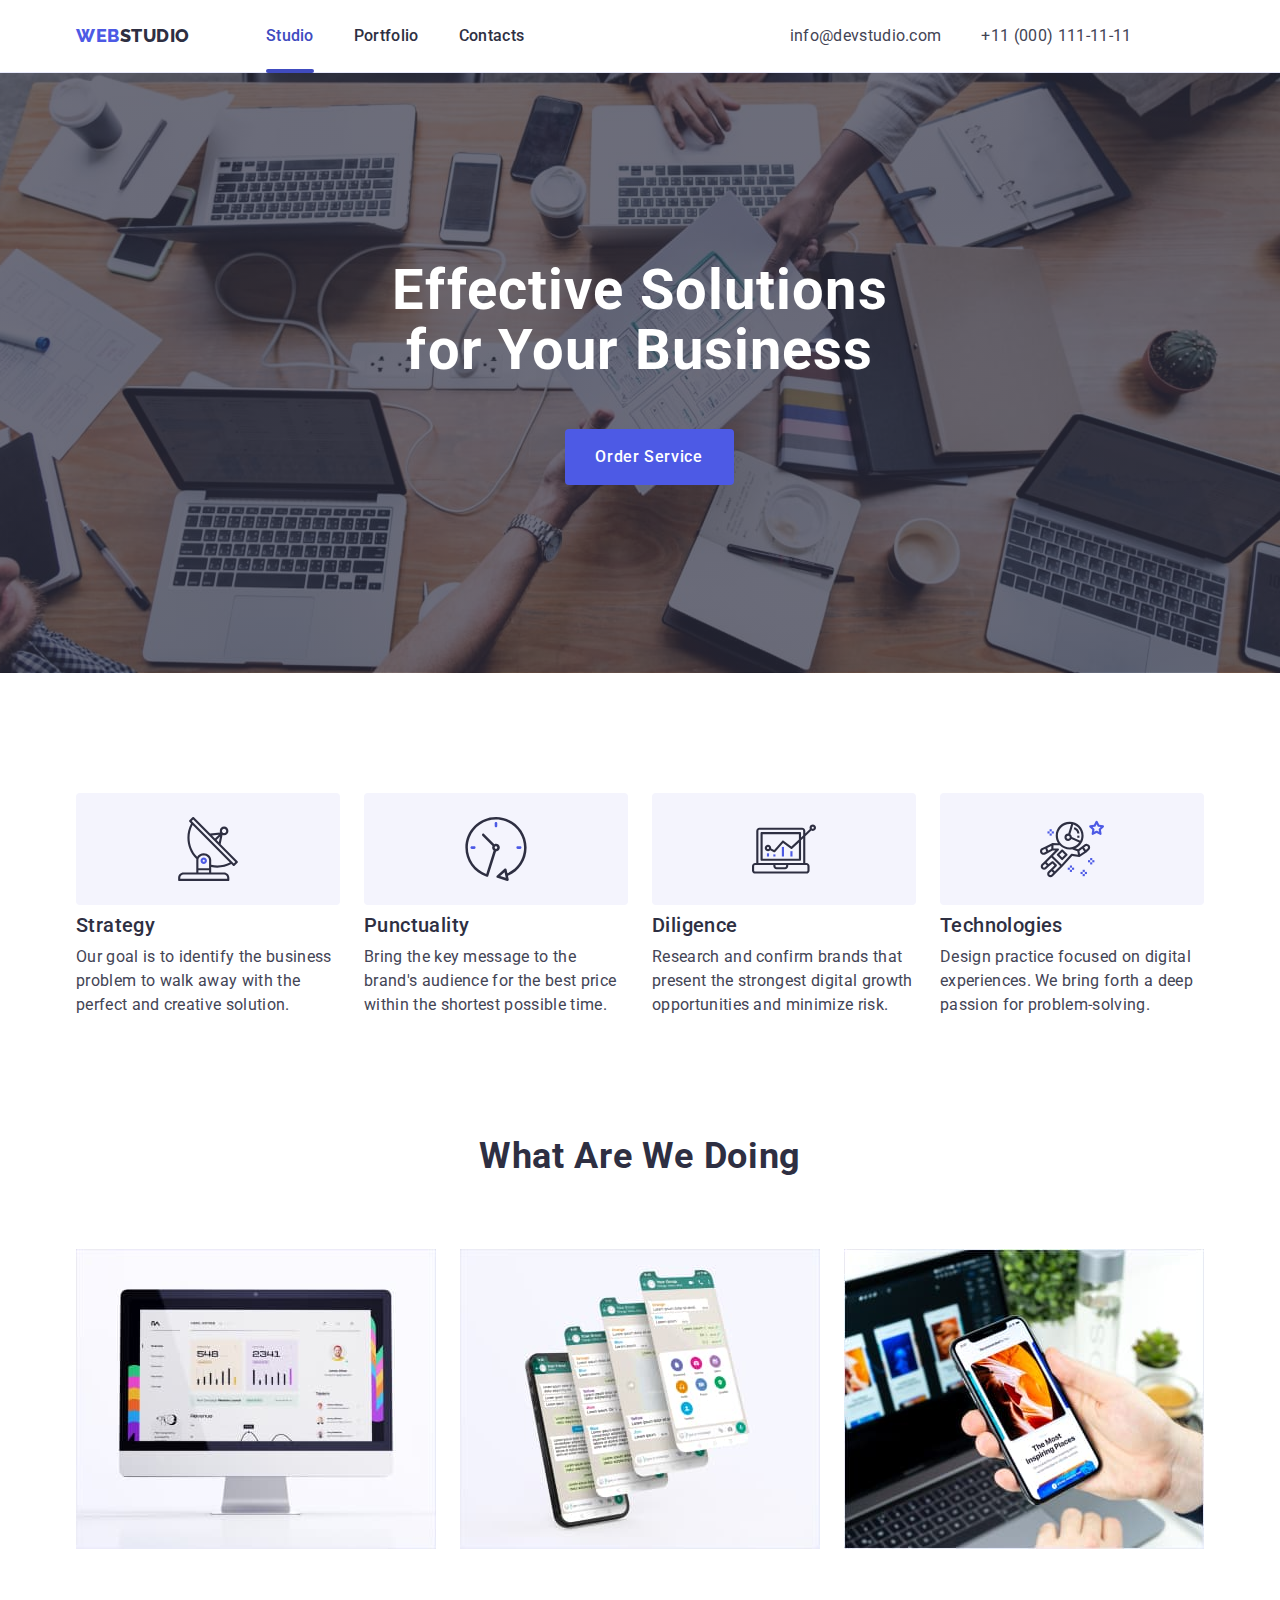
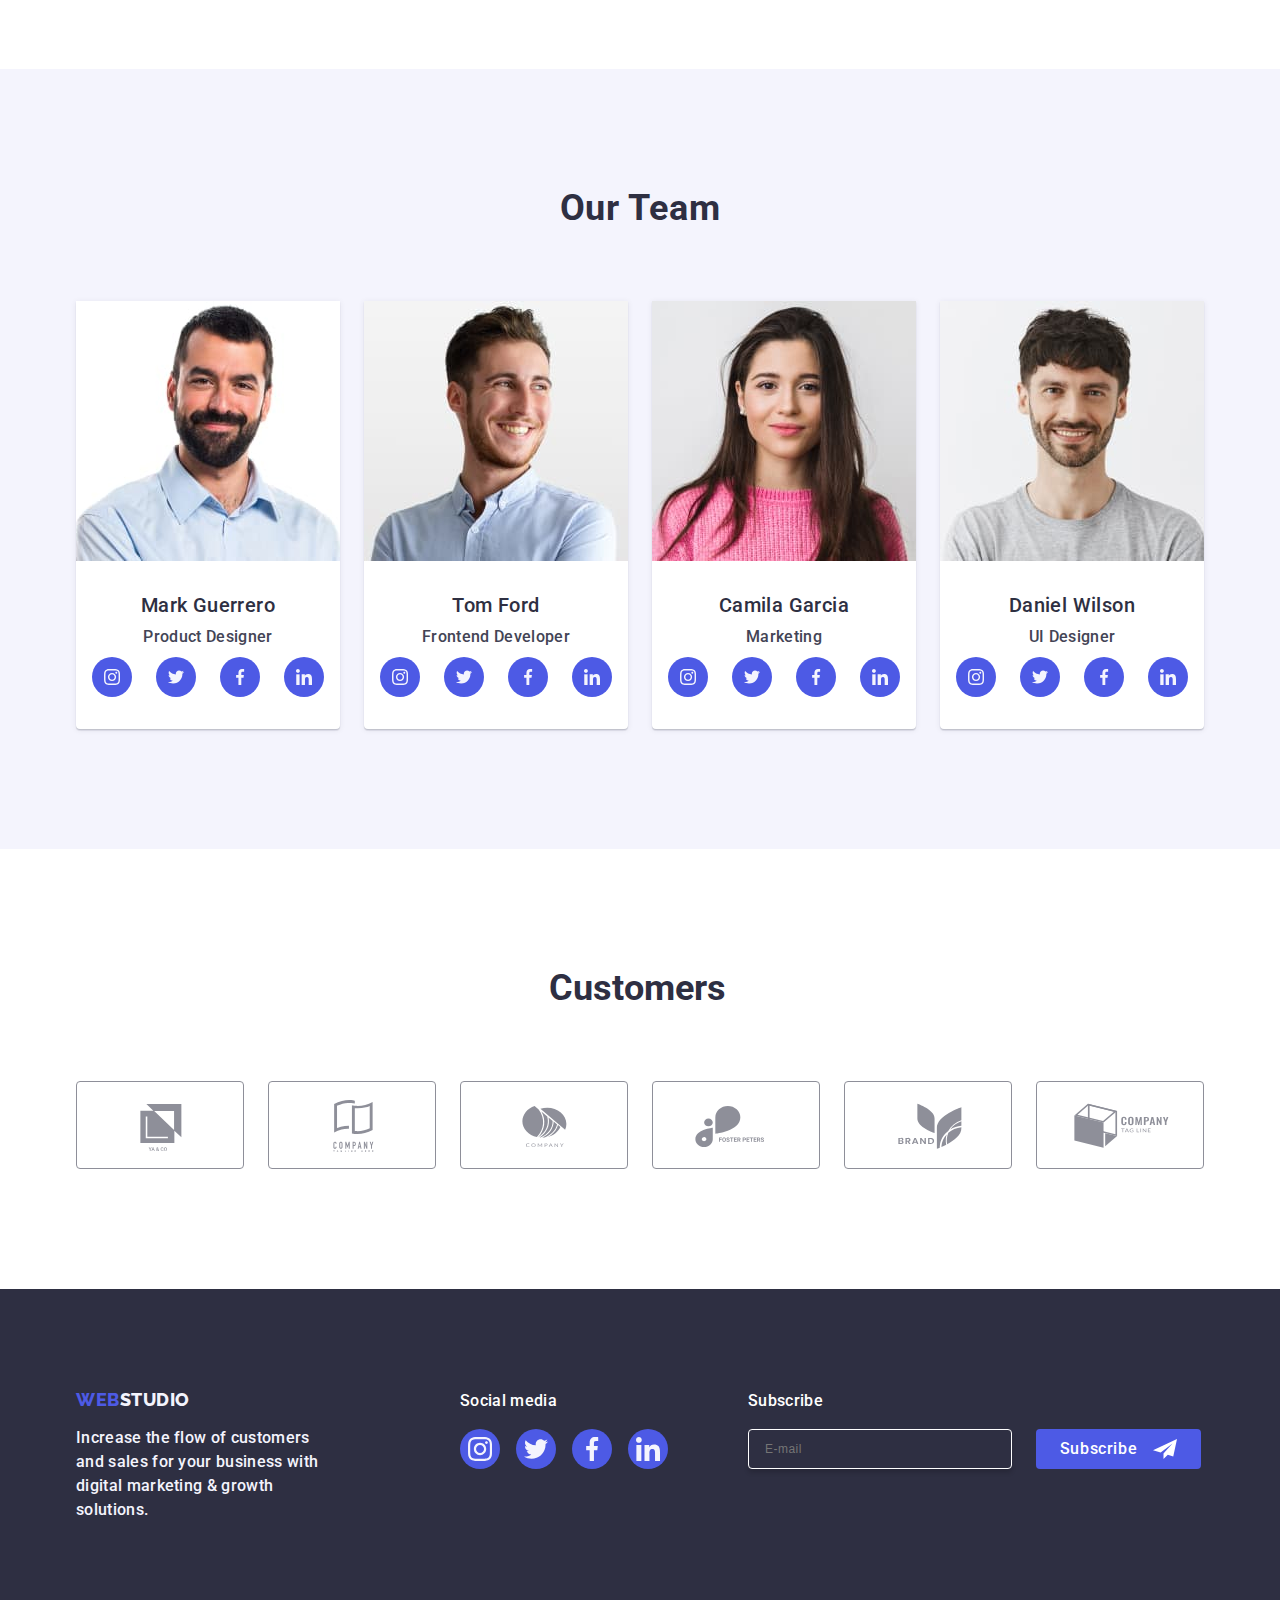
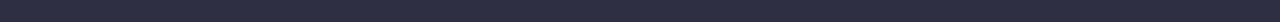
<file: index.html>
<!DOCTYPE html>
<html lang="en">
<head>
    <meta charset="UTF-8">
    <meta name="viewport" content="width=device-width, initial-scale=1.0">
    <title>Document</title>    
    <link href="https://fonts.googleapis.com/css2?family=Raleway:wght@800&family=Roboto:wght@400;500;700;900&display=swap"
        rel="stylesheet" />
    <link rel="stylesheet" href="https://cdnjs.cloudflare.com/ajax/libs/modern-normalize/2.0.0/modern-normalize.min.css"
        integrity="sha512-4xo8blKMVCiXpTaLzQSLSw3KFOVPWhm/TRtuPVc4WG6kUgjH6J03IBuG7JZPkcWMxJ5huwaBpOpnwYElP/m6wg=="
        crossorigin="anonymous" referrerpolicy="no-referrer" />
    <link rel="stylesheet" href="./css/styles.css">
</head>
<body>
    <header class="header">
        <div class="div container">
        <nav class="nav">
            <a class="logo link" href="./index.html">Web<span class="logo-header">Studio</span></a>
            <ul class="list menu">
                <li><a class="link link-nav style-header-portfolio-index link-active" href="./index.html">Studio</a></li>
                <li><a class="link link-nav style-header-portfolio-index" href="./portfolio.html">Portfolio</a></li>
                <li><a class="link link-nav style-header-portfolio-index" href="">Contacts</a></li>
            </ul>
        </nav>
        <address class="address address-top-index">
                <ul class="list gap-forty">
                    <li><a href="mailto:info@devstudio.com" class="link link-index">info@devstudio.com</a></li>
                    <li><a href="tel:+110001111111" class="link link-index">+11 (000) 111-11-11</a></li>
                </ul>
        </address>
        </div>
    </header>  
    <main> 
    <section class="section-one style-section-index"> 
    <div class="container">
        <h1 class="header-one padding-index">Effective Solutions for Your Business</h1>
        <button type="button" class="button-one button-margin" data-modal-open>Order Service </button>
    </div>
    </section>
    <section class="section-two">
    <div class="container">
        <h2 class="header-two visually-hidden">Empty</h2>
        <ul class="list-section-two">
                <li class="style-two ">
                    <div class="div-icon-index">
                        <svg width="64" height="64">
                            <use href="./images/icons.svg#icon-antenna-1">
                            </use>
                        </svg>
                    </div>
                    <h3 class="header-two padding-eight">Strategy</h3>
                    <p class="akapit-two"> Our goal is to identify the business problem to walk away with the perfect and creative solution.</p>
            </li>
        <li class="style-two ">
            <div class="div-icon-index">
                <svg width="64" height="64">
                    <use href="./images/icons.svg#icon-clock-1">
                    </use>
                </svg>
            </div>
            <h3 class="header-two padding-eight">Punctuality</h3>
        <p class="akapit-two">Bring the key message to the brand's audience for the best price within the shortest possible time.</p></li>
        <li class="style-two ">
            <div class="div-icon-index">
                <svg width="64" height="64">
                    <use href="./images/icons.svg#icon-diagram-1">
                    </use>
                </svg>
            </div>
            <h3 class="header-two padding-eight">Diligence</h3>
        <p class="akapit-two">Research and confirm brands that present the strongest digital growth opportunities and minimize risk.</p></li>
        <li class="style-two ">
            <div class="div-icon-index">
                <svg width="64" height="64">
                    <use href="./images/icons.svg#icon-astronaut-1">
                    </use>
                </svg>
            </div>
            <h3 class="header-two padding-eight">Technologies</h3>
        <p class="akapit-two">Design practice focused on digital experiences. We bring forth a deep passion for problem-solving.</p></li>
        </ul>
    </div>
    </section> <!-- Tu jest koniec sekcji 2!!!-->
    <section class="section-three">
        <div class="container">
        <h2 class="header-three">What are we doing</h2>
        <ul class="list gap-twenty-four">
            <li class="style-three"><img src="./images/apples.jpg"  width="360" height="300" alt="Deskop apple"></li>
            <li class="style-three"><img src="./images/whatsupp.jpg" width="360" height="300" alt="Whatsupp application"></li>
            <li class="style-three"><img src="./images/phone.jpg" width="360" height="300" alt="Deskop of moblie phone"></li>
        </ul>
        </div>
    </section>
    <section class="section-four">
        <div class="container"> 
        <h2 class="header-four">Our Team</h2>
        <ul class="list gap-twenty-four"> 
        <li class="markguerrero style-two box-shadow"><img src="./images/markguerrero.jpg" width="264" height="260" alt="Man in a blues shirt with short stubble">
        <div class="div-section-four">
            <h3 class="generalheader">Mark Guerrero</h3>
            <p class="akapit">Product Designer</p>
            <ul class="socials-index"><!--Socials-->
            <li class="instagram">
                <a class="link-socials" href="#">
                    <svg width="16" height="16" class="svg-socials">
                        <use href="./images/icons.svg#icon-instagram-2"></use>
                    </svg>
                </a>
            </li>
            <li class="instagram">
                <a class="link-socials" href="#">
                    <svg width="16" height="16" class="svg-socials">
                        <use href="./images/icons.svg#icon-twitter-1"></use>
                    </svg>
                </a>
            </li>
            <li class="instagram">
                <a class="link-socials" href="#">
                    <svg width="16" height="16" class="svg-socials">
                        <use href="./images/icons.svg#icon-facebook-1"></use>
                    </svg>
                </a>
            </li>
            <li class="instagram">
                <a class="link-socials" href="#">
                    <svg width="16" height="16" class="svg-socials">
                        <use href="./images/icons.svg#icon-linkedin-1"></use>
                    </svg>
                </a>
            </li>
            </ul>
        </div>
        </li>
        <li class="markguerrero style-two box-shadow"><img src="./images/tomford.jpg" width="264" height="260" alt="Young man in blue shirt and brown short hairs">
        <div class="div-section-four">
            <h3 class="generalheader">Tom Ford</h3>
            <p class="akapit">Frontend Developer</p>
            <ul class="socials-index"><!--Socials-->
                <li class="instagram">
                    <a class="link-socials" href="#">
                        <svg width="16" height="16" class="svg-socials">
                            <use href="./images/icons.svg#icon-instagram-2"></use>
                        </svg>
                    </a>
                </li>
                <li class="instagram">
                    <a class="link-socials" href="#">
                        <svg width="16" height="16" class="svg-socials">
                            <use href="./images/icons.svg#icon-twitter-1"></use>
                        </svg>
                    </a>
                </li>
                <li class="instagram">
                    <a class="link-socials" href="#">
                        <svg width="16" height="16" class="svg-socials">
                            <use href="./images/icons.svg#icon-facebook-1"></use>
                        </svg>
                    </a>
                </li>
                <li class="instagram">
                    <a class="link-socials" href="#">
                        <svg width="16" height="16" class="svg-socials">
                            <use href="./images/icons.svg#icon-linkedin-1"></use>
                        </svg>
                    </a>
                </li>
            </ul>
        </div>
        </li>
        <li class="markguerrero style-two box-shadow"><img src="./images/camilagarcia.jpg" width="264" height="260" alt="A woman in pink sweater with long hairs">
        <div class="div-section-four">
            <h3 class="generalheader">Camila Garcia</h3>
            <p class="akapit">Marketing</p>
            <ul class="socials-index"><!--Socials-->
                <li class="instagram">
                    <a class="link-socials" href="#">
                        <svg width="16" height="16" class="svg-socials">
                            <use href="./images/icons.svg#icon-instagram-2"></use>
                        </svg>
                    </a>
                </li>
                <li class="instagram">
                    <a class="link-socials" href="#">
                        <svg width="16" height="16" class="svg-socials">
                            <use href="./images/icons.svg#icon-twitter-1"></use>
                        </svg>
                    </a>
                </li>
                <li class="instagram">
                    <a class="link-socials" href="#">
                        <svg width="16" height="16" class="svg-socials">
                            <use href="./images/icons.svg#icon-facebook-1"></use>
                        </svg>
                    </a>
                </li>
                <li class="instagram">
                    <a class="link-socials" href="#">
                        <svg width="16" height="16" class="svg-socials">
                            <use href="./images/icons.svg#icon-linkedin-1"></use>
                        </svg>
                    </a>
                </li>
            </ul>
        </div>
        </li>
        <li class="markguerrero style-two box-shadow"><img src="./images/danielwilson.jpg" width="264" height="260" alt="Man in gray longsleeve with thick black hairs">
        <div class="div-section-four">
            <h3 class="generalheader">Daniel Wilson</h3>
            <p class="akapit">UI Designer</p>
            <ul class="socials-index"><!--Socials-->
            <li class="instagram">
                <a class="link-socials" href="#">
                    <svg width="16" height="16" class="svg-socials">
                        <use href="./images/icons.svg#icon-instagram-2"></use>
                    </svg>
                </a>
            </li>
            <li class="instagram">
                <a class="link-socials" href="#">
                    <svg width="16" height="16" class="svg-socials">
                        <use href="./images/icons.svg#icon-twitter-1"></use>
                    </svg>
                </a>
            </li>
            <li class="instagram">
                <a class="link-socials" href="#">
                    <svg width="16" height="16" class="svg-socials">
                        <use href="./images/icons.svg#icon-facebook-1"></use>
                    </svg>
                </a>
            </li>
            <li class="instagram">
                <a class="link-socials" href="#">
                    <svg width="16" height="16" class="svg-socials">
                        <use href="./images/icons.svg#icon-linkedin-1"></use>
                    </svg>
                </a>
            </li>
            </ul>
        </div>
        </li>
        </ul>
        </div>
    </section>
    <section class="section-five">
        <div class="container">
            <h2 class="customers">Customers</h2>
            <ul class="customers-list">
                <li class="customers-logos">
                    <a href="#" class="customers-link">
                        <svg width="104" height="56" class="customers-svg">
                            <use href="./images/icons.svg#icon-Logo"></use>
                        </svg>
                    </a>
                </li>
                <li class="customers-logos">
                    <a href="#" class="customers-link">
                        <svg width="104" height="56" class="customers-svg">
                            <use href="./images/icons.svg#icon-Logo-1"></use>
                        </svg>
                    </a>
                </li>
                <li class="customers-logos">
                    <a href="#" class="customers-link">
                        <svg width="104" height="56" class="customers-svg">
                            <use href="./images/icons.svg#icon-Logo-2"></use>
                        </svg>
                    </a>
                </li>
                <li class="customers-logos">
                    <a href="#" class="customers-link">
                        <svg width="104" height="56" class="customers-svg">
                            <use href="./images/icons.svg#icon-Logo-3"></use>
                        </svg>
                    </a>
                </li>
                <li class="customers-logos">
                    <a href="#" class="customers-link">
                        <svg width="104" height="56" class="customers-svg">
                            <use href="./images/icons.svg#icon-Logo-4"></use>
                        </svg>
                    </a>
                </li>
                <li class="customers-logos">
                    <a href="#" class="customers-link">
                        <svg width="104" height="56" class="customers-svg">
                            <use href="./images/icons.svg#icon-Logo-5"></use>
                        </svg>
                    </a>
                </li>
            </ul>

        </div>
    </section>
    </main>
    <footer class="footer-index">
        <div class="container div-footer">
        <div class="margin-right">
        <a href="/" class="link logo footer-link-style">Web<span class="footer-studio-index">Studio</span></a>
        <p class="akapit-footer"> Increase the flow of customers and sales for your business with digital marketing & growth solutions.</p>
        </div>
        <div class="margin-right-eighty">
        <p class="social-media-footer">Social media</p>
        <ul class="ul-social-media-footer">
        <li class="li-social-media">
            <a href="#" class="link-footer">
                <svg width="24" height="24" class="svg-socials">
                    <use href="./images/icons.svg#icon-instagram-2"></use>
                </svg>
            </a>
        </li>
        <li class="li-social-media">
        <a href="#" class="link-footer">
        <svg width="24" height="24" class="svg-socials">
            <use href="./images/icons.svg#icon-twitter-1"></use>
        </svg>
        </a>
        </li>
        <li class="li-social-media">
            <a href="#" class="link-footer">
                <svg width="24" height="24" class="svg-socials">
                    <use href="./images/icons.svg#icon-facebook-1"></use>
                </svg>
            </a>
        </li>
        <li class="li-social-media">
            <a href="#" class="link-footer">
                <svg width="24" height="24" class="svg-socials">
                    <use href="./images/icons.svg#icon-linkedin-1"></use>
                </svg>
            </a>
        </li>
        </ul>
        </div>
        <div class="formular">
            <p class="p-formular">Subscribe</p>
            <form class="form-formular gap-twenty-four">
                <label class="label">
                    <input class="input-formular" name="bracket" type="email" placeholder="E-mail" required/>
                </label>
                <button type="submit" class="button-formular">Subscribe
                    <svg width="24" height="24" class="svg-formular">
                        <use href="./images/icons.svg#icon-Frame-3"></use>
                    </svg>
                </button>
            </form>
        </div>
   </div>
   </footer>
    <div class="modal is-hidden" data-modal>
        <div class="modal-window">
            <button type="button" class="modal-button" data-modal-close>
                <svg width="8" height="8" class="svg-modal">
                    <use href="./images/icons.svg#icon-Vector"></use>
                </svg>
            </button>
            <p class="p-modal"></p>
            <form>
            <div class="form-modal">
                <label class="modal-label" for="user-name">Name</label>
                <div class="input-icon">
                    <input id="user-name" type="text" name="user-name" class="input" required/>
                    <svg width="18" height="24" class="svg-form">
                        <use href="./images/icons.svg#icon-person-black-18dp-1"></use>
                    </svg>
                </div>
            </div>
            <div class="form-modal">
                <label class="modal-label">Phone</label>
                <div class="input-icon">
                    <input id="user-phone" type="text" name="user-phone" class="input" required/>
                    <svg width="18" height="24" class="svg-form">
                        <use href="./images/icons.svg#icon-phone-black-18dp-1"></use>
                    </svg>
                </div>
            </div>
            <div class="form-modal">
                <label class="modal-label" for="user-name">Email</label>
                <div class="input-icon">
                    <input id="user-email" type="email" name="user-email" class="input" required/>
                    <svg width="18" height="24" class="svg-form">
                        <use href="./images/icons.svg#icon-email-black-18dp-1"></use>
                    </svg>
                </div>
            </div>
            <div class="form-section-four">
                <label for="user-comment" class="modal-label">Comment</label>
                <textarea id="user-comment" name="user-comment" placeholder="Text input" class="textarea"></textarea>
            </div><!--END of section four-->
            <div class="form-section-five">
                <input id="user-privacy" type="checkbox" value="true" name="user-privacy" class="visually-hidden" required/>
                <label for="user-privacy" class="label-modal-five">
                    <span class="span-modal">
                        <svg width="10" height="8" class="">
                            <use href="./images/icons.svg#icon-Vector1"></use>
                        </svg>
                    </span>
                    I accept the terms and conditions of the
                    <a class="a-modal">Privacy Policy</a>
                </label>
            </div><!--END of section five-->
            <button class="button-modal">Send</button>            
        </form>
        </div>
    </div>
   <script src="./js/modal.js"></script>
</body>
</html>
</file>
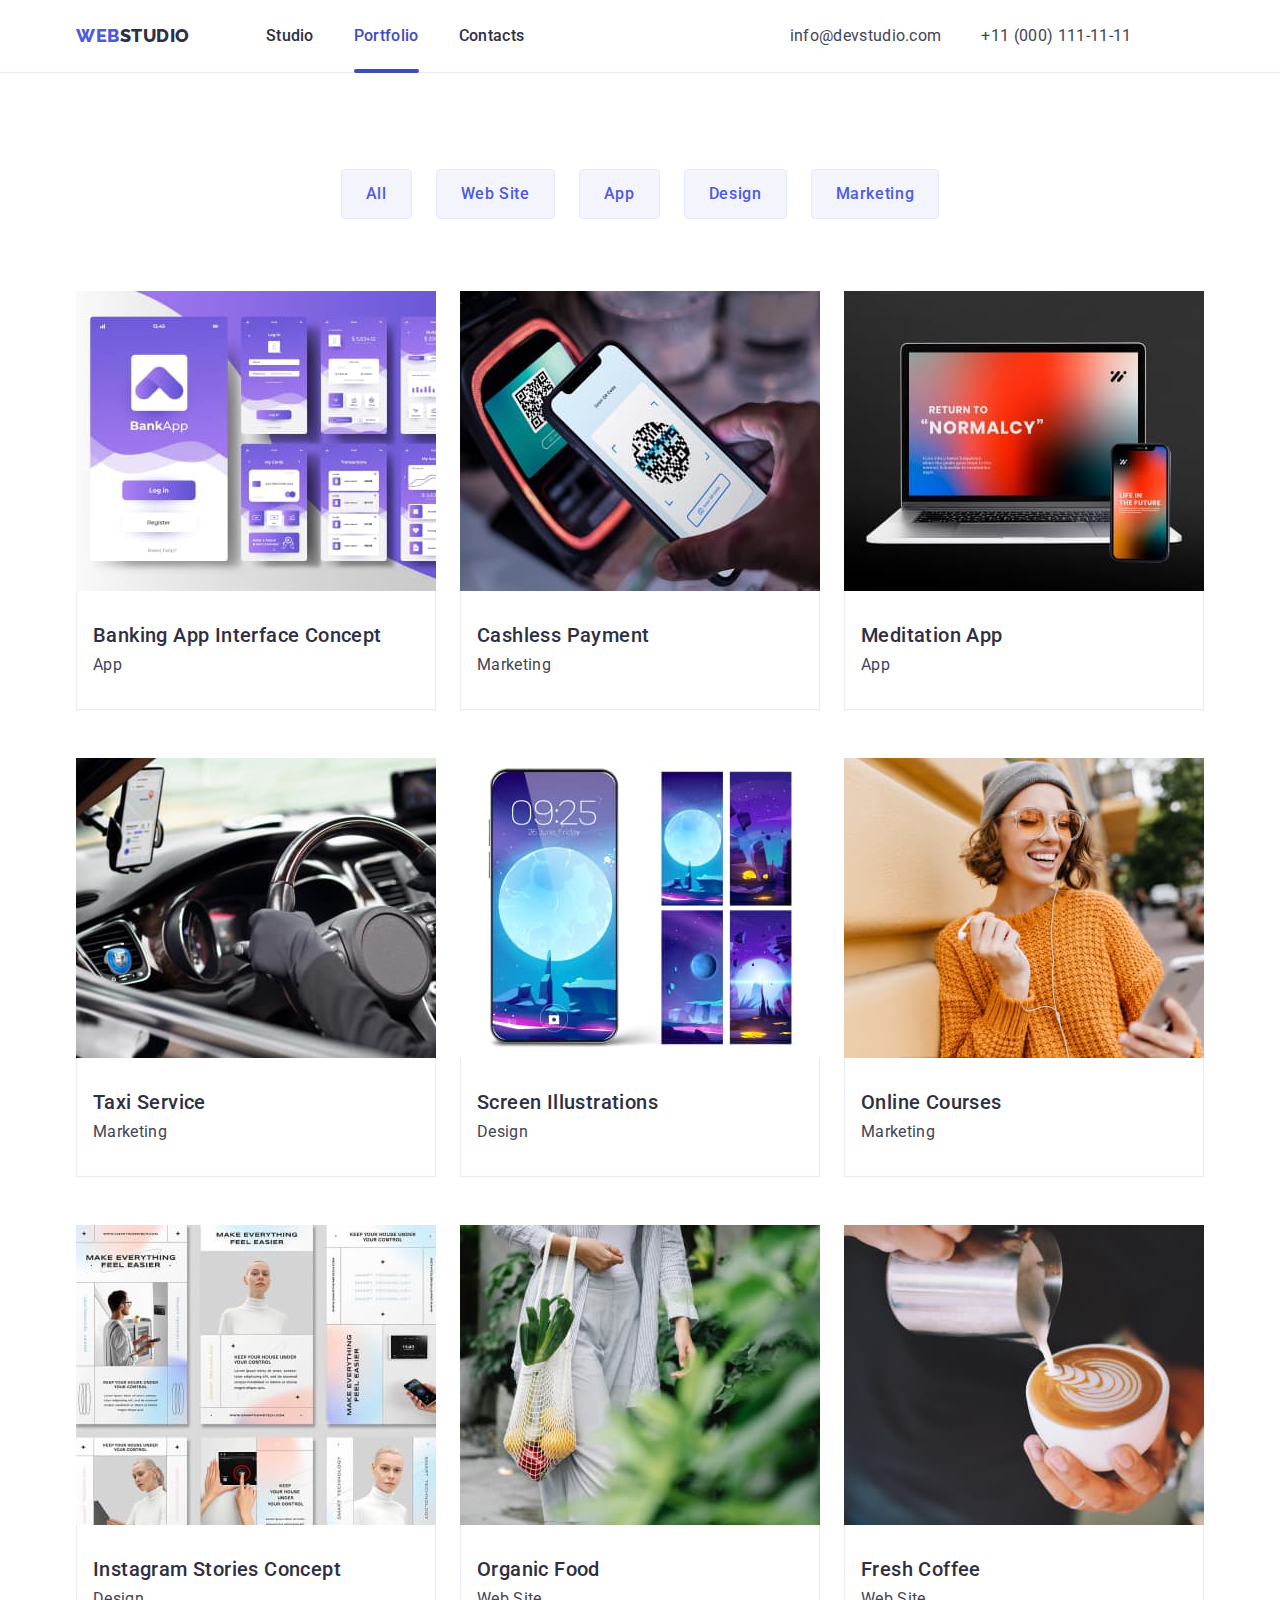
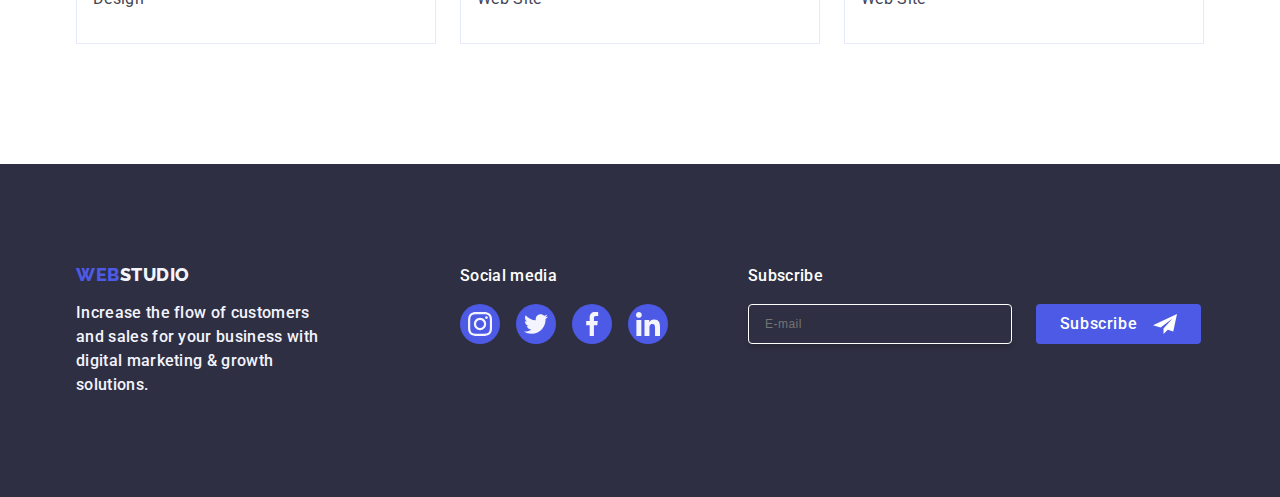
<file: portfolio.html>
<!DOCTYPE html>
<html lang="en">

<head>
    <meta charset="UTF-8">
    <meta name="viewport" content="width=device-width, initial-scale=1.0">
    <title>Document</title>
    <link href="https://fonts.googleapis.com/css2?family=Raleway:wght@800&family=Roboto:wght@400;500;700;900&display=swap"
        rel="stylesheet" />
    <link rel="stylesheet" href="https://cdnjs.cloudflare.com/ajax/libs/modern-normalize/2.0.0/modern-normalize.min.css"
        integrity="sha512-4xo8blKMVCiXpTaLzQSLSw3KFOVPWhm/TRtuPVc4WG6kUgjH6J03IBuG7JZPkcWMxJ5huwaBpOpnwYElP/m6wg=="
        crossorigin="anonymous" referrerpolicy="no-referrer" />
    <link rel="stylesheet" href="./css/styles.css">
</head> 
<body> 
    <header class="header-portfolio">
        <div class="div-portfolio container">
        <nav class="nav-portfolio">
            <a class="link logo" href="./index.html">Web<span class="logo-studio">Studio</span></a>          
            <ul class="list menu">                
                <li><a class="link link-nav style-header-portfolio-index" href="./index.html">Studio</a></li>
                <li><a class="link link-nav style-header-portfolio-index link-active" href="./portfolio.html">Portfolio</a></li>
                <li><a class="link link-nav style-header-portfolio-index" href="">Contacts</a></li>
            </ul>
        </nav>
        <address class="address address-top-portfolio">
        <ul class="list gap-forty">
            <li><a class="link link-portfolio" href="mailto:info@devstudio.com">info@devstudio.com</a></li>
            <li><a class="link link-portfolio" href="tel:+110001111111">+11 (000) 111-11-11</a></li>
        </ul>
        </address>
        </div>
    </header>
    <main>
        <section class="section-portfolio">
            <div class="container">
            <h1 class="visually-hidden">Wewnątrz tej sekcji musi być tekst-bedzie on ukryty</h1> <!--I sekcja-->
            <ul class="list justyfy gap-twenty-four">
            <li><button type="button" class="filter-button style-button-portfolio">All</button></li>
            <li><button type="button" class="filter-button style-button-portfolio">Web Site</button></li>
            <li><button type="button" class="filter-button style-button-portfolio">App</button></li>
            <li><button type="button" class="filter-button style-button-portfolio">Design</button></li>
            <li><button type="button" class="filter-button style-button-portfolio">Marketing</button></li>
            </ul>
            <ul class="list style-section-list">
            <li class="calc-forty-eight">
                <a class="link link-portfolio-style" href="">
                    <div class="contener-window">
                        <img src="./images/bankapp.jpg" width="360" height="300" alt="purple deskop with seven screens">
                        <p class="text-window">14 Stylish and User-Friendly App Design Concepts · Task Manager App · Calorie Tracker App · Exotic Fruit Ecommerce App ·
                        Cloud Storage App</p>
                    </div>
            <div class="section-style-photos">
                <h2 class="main-h-two text-decoration margin-bottom-eight">Banking App Interface Concept</h2>
                <p class="description">App</p>
            </div></a></li>
            <li class="calc-forty-eight">
                <a class="link link-portfolio-style" href="">
                    <div class="contener-window">
                        <img src="./images/nfc.jpg" width="360" height="300" alt="The moment you you pay with NFC">
                        <p class="text-window">14 Stylish and User-Friendly App Design Concepts · Task Manager App · Calorie Tracker App ·
                        Exotic Fruit Ecommerce App ·
                        Cloud Storage App</p>
                    </div>
            <div class="section-style-photos">
                <h2 class="main-h-two text-decoration margin-bottom-eight">Cashless Payment</h2>
                <p class="description">Marketing</p>
            </div></a></li>

            <li class="calc-forty-eight"><a class="link link-portfolio-style" href="">
                <div class="contener-window">
                <img src="./images/meditationapp.jpg" width="360" height="300" alt="screen of laptop and phone with red deskops">
                <p class="text-window">14 Stylish and User-Friendly App Design Concepts · Task Manager App · Calorie Tracker App ·
                    Exotic Fruit Ecommerce App ·
                    Cloud Storage App</p>
                </div>
            <div class="section-style-photos ">
                <h2 class="main-h-two text-decoration margin-bottom-eight">Meditation App</h2>
                <p class="description">App</p>
            </div></a></li>

            <li class="calc-forty-eight"><a class="link link-portfolio-style" href="">
                <div class="contener-window">
                    <img src="./images/taxi.jpg" width="360" height="300" alt="cockpit of taxi's driver">
                    <p class="text-window">14 Stylish and User-Friendly App Design Concepts · Task Manager App · Calorie Tracker App ·
                        Exotic Fruit Ecommerce App ·
                        Cloud Storage App</p>
                </div>
            <div class="section-style-photos">
                <h2 class="main-h-two text-decoration margin-bottom-eight">Taxi Service</h2>
                <p class="description">Marketing</p>
            </div></a></li>

            <li class="calc-forty-eight"><a class="link link-portfolio-style" href="">
                <div class="contener-window">
                    <img src="./images/screenphone.jpg" width="360" height="300" alt="photos of theme on mobile phone">
                    <p class="text-window">14 Stylish and User-Friendly App Design Concepts · Task Manager App · Calorie Tracker App ·
                        Exotic Fruit Ecommerce App ·
                        Cloud Storage App</p>
                </div>
            <div class="section-style-photos">
                <h2 class="main-h-two text-decoration margin-bottom-eight">Screen Illustrations</h2>
                <p class="description">Design</p>
            </div></a></li>

            <li class="calc-forty-eight "><a class="link link-portfolio-style" href="">
                <div class="contener-window">
                    <img src="./images/onlinecourse.jpg" width="360" height="300" alt="Woman with headphones during online course">
                    <p class="text-window">14 Stylish and User-Friendly App Design Concepts · Task Manager App · Calorie Tracker App ·
                    Exotic Fruit Ecommerce App ·
                    Cloud Storage App</p>
                </div>
            <div class="section-style-photos">
                <h2 class="main-h-two text-decoration margin-bottom-eight">Online Courses</h2>
                <p class="description">Marketing</p>
            </div></a></li>

            <li class="calc-forty-eight"><a class="link link-portfolio-style" href="">
                <div class="contener-window">
                    <img src="./images/instagram.jpg" width="360" height="300" alt="Six photos with instruction about stories concept">
                    <p class="text-window">14 Stylish and User-Friendly App Design Concepts · Task Manager App · Calorie Tracker App ·
                    Exotic Fruit Ecommerce App ·
                    Cloud Storage App</p>
                </div>
                    <div class="section-style-photos ">
                <h2 class="main-h-two text-decoration margin-bottom-eight">Instagram Stories Concept</h2>
                <p class="description">Design</p>
            </div></a></li>
            <li class="calc-forty-eight"><a class="link link-portfolio-style" href="">
                <div class="contener-window">
                    <img src="./images/organicfood.jpg" width="360" height="300" alt="Woman with a healthy food in a bag">
                    <p class="text-window">14 Stylish and User-Friendly App Design Concepts · Task Manager App · Calorie Tracker App ·
                    Exotic Fruit Ecommerce App ·
                    Cloud Storage App</p>
                </div>
            <div class="section-style-photos">
                <h2 class="main-h-two text-decoration margin-bottom-eight">Organic Food</h2>
                <p class="description">Web Site</p>
            </div></a></li>

            <li class="calc-forty-eight"><a class="link link-portfolio-style" href="">
                <div class="contener-window">
                    <img src="./images/freshcoffe.jpg" width="360" height="300" alt="Cup of coffee holding by barista">
                    <p class="text-window">14 Stylish and User-Friendly App Design Concepts · Task Manager App · Calorie Tracker App ·
                        Exotic Fruit Ecommerce App ·
                        Cloud Storage App</p>
                    </div>
            <div class="section-style-photos">
                <h2 class="main-h-two text-decoration margin-bottom-eight">Fresh Coffee</h2>
                <p class="description">Web Site</p>
            </div></a></li>
        </ul>
        </div>
        </section>
    </main>
    <footer class="footer">
    <div class="container footer-portfolio">
        <div class=" margin-right">
        <a href="/" class="link logo footer-link-style">Web<span class="footer-studio">Studio</span></a>
        <p class="akapit-footer"> Increase the flow of customers and sales for your business with digital marketing & growth solutions.</p>
        </div>
        <div class="margin-right-eighty">
            <p class="social-media-footer">Social media</p>
            <ul class="ul-social-media-footer">
                <li class="li-social-media">
                    <a href="#" class="link-footer">
                        <svg width="24" height="24" class="fill">
                            <use href="./images/icons.svg#icon-instagram-2"> </use>
                        </svg>
                    </a>
                </li>
                <li class="li-social-media">
                    <a href="#" class="link-footer">
                        <svg width="24" height="24" class="fill">
                            <use href="./images/icons.svg#icon-twitter-1"> </use>
                        </svg>
                    </a>
                </li>
                <li class="li-social-media">
                    <a href="#" class="link-footer">
                        <svg width="24" height="24" class="fill">
                            <use href="./images/icons.svg#icon-facebook-1"> </use>
                        </svg>
                    </a>
                </li>
                <li class="li-social-media">
                    <a href="#" class="link-footer">
                        <svg width="24" height="24" class="fill">
                            <use href="./images/icons.svg#icon-linkedin-1"> </use>
                        </svg>
                    </a>
                </li>
            </ul>
        </div>
        <div class="formular">
            <p class="p-formular">Subscribe</p>
            <form class="form-formular gap-twenty-four ">
                <label class="label">
                    <input class="input-formular" name="bracket" type="email" placeholder="E-mail" required/>
                </label>
                <button type="submit" class="button-formular">Subscribe
                    <svg width="24" height="24" class="svg-formular">
                        <use href="./images/icons.svg#icon-Frame-3"></use>
                    </svg>
                </button>
            </form>
        </div>
        </div>
    </footer>
</body>
 </html>
</file>
<file: css/styles.css>
:root{
--navy-blue-color:#2e2f42;
--iris-color: #4d5ae5;
--ocean-color: #404bbf;
--green-color:#31D0AA; 
--slate-color: #434455;
--white-color: #ffffff;
--cloud-color: #f4f4fd;
--light-slate-color: #8E8F99;
--corn-flower-color:#E7E9FC;
--navy-blue-modal-color:#F4F4FD;
--second-heading-size:36px;
--second-heading-weight:700;
--third-heading-size:20px;
--third-heading-weight:500;
/*tu wpisujemy wszystkie kolory na stornie z figmy style guide*/
}
*{
    box-sizing: border-box;
    padding: 0;
    margin: 0;
}
body {
    font-family: 'Roboto', sans-serif;
    color: var(--slate-color);
    background-color: #FFFFFF;
    font-weight: 500;
}

/*tam gdzie nie ma przydzielonego pliku html to znaczy ze jest wspolny*/
img {
    display: block;
}
li{list-style-type:none;}

.logo{  
    font-family: "Raleway", sans-serif;
    font-weight: 800;
    font-size: 18px;
    line-height: 1.17;
    letter-spacing: 0.03em;
    text-transform: uppercase;
    color:var(--iris-color);
    text-decoration: none;
    margin-right: 76px;     /* <-- dodałem to przed chwilą*/
}

.link{
 text-decoration: none; /*dodałem padding tutaj w hw02 tu go nie bylo*/ 
 padding: 24px 0;
}
.logo-studio{
    color:var(--navy-blue-color);
/*logo studio nalezy do portfolio*/
}

.list{ 
    list-style: none;
    display: flex; /*<-- dodałem to w hw03*/
    /*margin: 0;/*<-- dodałem to w hw03 być może trzeba będzie usunąć*/
    padding-left: 0;/*<-- dodałem to w hw03 być może trzeba będzie usunąć*/
}

.link-nav{  
font-weight: 500;
font-size: 16px;
line-height: 1.5;
letter-spacing: 0.02em;
color: #2e2f42;
text-decoration: none;
display: inline-block;
}

.link:hover{
    color:var(--ocean-color);
} /*Pseudoklasa podświetlająca przy najeździe myszki */

.link:focus{
color:var(--ocean-color);
} /*podświetlenie butonna(obszaru w koło napisu) */

.address{
    font-style: normal;
    padding-left: 332px;
    font-weight: 400;
}
.address-top-index{
    margin: auto;
    padding-left: 193px;

        /* bo margin jest 16 w linkach a ja nie mam marginu w addresie- reguluje to paddingiem*/
}
.address-top-portfolio{
    margin: auto;
    padding-left: 193px;
    /*tylko portfolio*/
}
.address-link{
font-size: 16px;
line-height: 1.5;
color: var(--slate-color);
list-style: none;
letter-spacing: 0.02em;
text-decoration: none;
}
.address-link:hover{
    color: var(--ocean-color);
}
.address-link:focus{
    color: var(--ocean-color);
}

.filters-list{
color: #4D5AE5;
}

.filter-button:hover{
    color: var(--white-color);
    background-color: var(--ocean-color);
    border: 1px solid transparent;
    box-shadow: 0px 3px 1px rgba(0, 0, 0, 0.1),
        0px 2px 1px rgba(0, 0, 0, 0.08),
        0px 2px 2px rgba(0, 0, 0, 0.12);
}
.filter-button:focus{
    color: var(--white-color);
    background-color:var(--ocean-color);
    border: 1px solid transparent;
    box-shadow: 0px 3px 1px rgba(0, 0, 0, 0.1),
        0px 2px 1px rgba(0, 0, 0, 0.08),
        0px 2px 2px rgba(0, 0, 0, 0.12);
} 

.filter-button{
    font-family: inherit;
    font-weight: 500;
    font-size: 16px;
    line-height: 1.5;
    letter-spacing: 0.04em;
    cursor: pointer;   
    color:var(--iris-color);
    background-color: var(--cloud-color);
/*filter-button należy do Portfolio*/
transition: color 250ms cubic-bezier(0.4, 0, 0.2, 1),
        background-color 250ms cubic-bezier(0.4, 0, 0.2, 1),
        border-color 250ms cubic-bezier(0.4, 0, 0.2, 1),
        box-shadow 250ms cubic-bezier(0.4, 0, 0.2, 1); /*HW-05*/
}

.main-h-two{
    font-weight: 500;
    font-size: 20px;
    line-height: 1.2;
    letter-spacing: 0.02em;
    color: var(--navy-blue-color);
/*main-h-two nalezy do portfolio*/
}
.description{
line-height: 1.5;
letter-spacing: 0.02em;
/*nalezy do portfolio*/
color: var(--slate-color);
}
.footer{
    background-color: var(--navy-blue-color);
    line-height: 1.5;
    letter-spacing: 0.02em;
    padding: 100px 0;
    /*nalezy do portfolio*/
}
.footer-studio{
    color: var(--cloud-color);
/*nalezy do portfolio*/
}
.footer-studio-index{
    color: var(--cloud-color);
    background-color: var(--navy-blue-color);
}
.footer-index{
    line-height: 1.5;
    background-color: var(--navy-blue-color);
    letter-spacing: 0.02em;
    padding: 100px 0;
}

.section-four{
    background-color: var(--cloud-color);
/*nalezy do index*/
padding: 120px 0;
}
.header-four{
    font-size: 36px;
    line-height: 1.11;
    text-align: center;
    letter-spacing: 0.02em;
    text-transform: capitalize;
    color: var(--navy-blue-color);
    margin-bottom: 72px;
/*nalezy do index*/
}
.markguerrero{
    background-color: var(--white-color);
    border-radius: 0px 0px 4px 4px;
/*nalezy do index*/
}
.generalheader{
font-weight: 500;
font-size: 20px;
line-height: 1.2;
letter-spacing: 0.02em;
color: var(--navy-blue-color);
text-align: center;
margin-bottom: 8px;
/*nalezy do index w sekcji 4*/
}
.akapit{
font-size: 16px;
line-height: 1.5;
letter-spacing: 0.02em;
text-align: center;
/*nalezy do index tylko w sekcji 4*/
padding-bottom: 8px;
}
.header-three{
    font-size: 36px;
    line-height: 1.11;
    text-align: center;
    letter-spacing: 0.02em;
    text-transform: capitalize;
    color: var(--navy-blue-color);
/*nalezy do index*/
    margin-bottom: 72px;
}
.header-two{
    font-weight: 500;
    font-size: 20px;
    line-height: 1.2;
    letter-spacing: 0.02em;
    color: var(--navy-blue-color);

/*nalezy do index*/
}
.akapit-two{
    line-height: 1.5;
    letter-spacing: 0.02em;
    color: var(--slate-color);
/*nalezy do index*/
}
.section-one{
    background-color: var(--navy-blue-color);
    padding: 188px 0;

/*nalezy do index*/
}
.header-one{
    font-size: 56px;
    font-family: 'Roboto', sans-serif;
    font-weight: 700;
    line-height: 1.07;
    text-align: center;
    letter-spacing: 0.02em;
    color: var(--white-color);
    max-width: 496px;
    /*nalezy do index*/
}
.padding-index{
    margin: auto; 
}
.button-one{
    background-color: var(--iris-color);
    color: var(--white-color);
    font-family: 'Roboto',sans-serif;
    font-weight: 500;
    font-size: 16px;
    line-height: 1.5;
    letter-spacing: 0.04em;
    cursor: pointer;
    /*nalezy do index*/
    display: block; /*nowe!*/
    min-width: 169px; /*nowe!*/
    height: 56px; /*nowe!*/
    border: none; /*nowe!*/
    border-radius: 4px; /*nowe!*/
    cursor: pointer; /*nowe!*/
    transition: background-color 250ms cubic-bezier(0.4, 0, 0.2, 1); /*hw-05*/
}
.button-margin{
    margin-left: 488.5px;
    margin-top: 48px;
}
.button-one:hover{
background-color: var(--ocean-color);
}
.button-one:focus{
    background-color: var(--ocean-color);
}
.logo-header{
    color: var(--navy-blue-color);
    /*nalezy do index*/
}

.link-index{
    font-size: 16px;
    line-height: 1.5;
    letter-spacing: 0.02em;
    color:var(--slate-color);
    /*nalezy do index*/
    transition: color 250ms cubic-bezier(0.4, 0, 0.2, 1);
}
.akapit-footer{
    color: var(--cloud-color);
    max-width: 264px;
    
}
.link-portfolio{
    line-height: 1.5;
    letter-spacing: 0.02em;
    color: var(--slate-color);
    /*nalezy do porfolio*/
    transition: color 250ms cubic-bezier(0.4, 0, 0.2, 1);
}
.header{
    border-bottom: 1px solid #e7e9fc;
    box-shadow: 0px 2px 1px rgba(46, 47, 66, 0.08),
        0px 1px 1px rgba(46, 47, 66, 0.16),
        0px 1px 6px rgba(46, 47, 66, 0.08);
}

.div{
    display: flex;
}
.container{
    width: 1158px;
    margin: 0 auto;
    padding-left: 15px;
    padding-right: 15px;
}
.nav{
    display: flex;
    align-items: center;
}
.menu{
    display: flex;
    gap: 40px; 
}
.section-two{
    padding: 120px 0;
    font-weight: 400;
}
.list-section-two{
    list-style: none;
    display: flex;
    gap: 24px;
/*dodano klasę do hw03*/
}
.style-two{
    width: calc((100% - 72px)/4); /*to jest trudne*/
}

.section-three{
    padding-bottom: 120px;
}

.style-three{
   flex-basis: calc((100%-3*16px)/3);
}
.padding-eight{
    margin-bottom: 8px;
}
.gap-forty{
    gap: 40px;
}
.gap-twenty-four{
    gap: 24px;
}
.div-section-four{
    padding: 32px 0px;
}
.footer-link-style{
    display: inline-block;
    margin-bottom: 16px;
    padding: 0;
}
.header-portfolio{
    border-bottom: 1px solid #e7e9fc;
}
.div-portfolio{
    display: flex;
    width: 1158px;
    margin: 0 auto;
    padding: 0 15px;
}
.nav-portfolio{
    display: flex;
    align-items: center;
}
.style-header-portfolio-index{
    padding: 24px 0;
    /*HW-05 poniżej dodano*/
}

.link-active{
    /*HW-05 poniżej dodano*/
        position: relative;
        color: var(--ocean-color);
        transition: color 250ms cubic-bezier(0.4, 0, 0.2, 1);
}
.link-active::after{
    content: "";
    position: absolute;
    left: 0;
    bottom: -1px;
    height: 4px;
    background-color: var(--ocean-color);
    border-radius: 2px;
    width: 100%;
}



.section-portfolio{
    padding-top: 96px;
    padding-bottom: 120px;
}
.justyfy{
    justify-content: center;
    margin-bottom: 72px;
}
.style-button-portfolio{
    padding: 12px 24px;
    border: 1px solid #e7e9fc;
    border-radius: 4px;
}
.style-section-list{
    flex-wrap: wrap;
    column-gap: 24px;
    row-gap: 48px;
    }
.calc-forty-eight{
    display: block; 
    width: calc((100% - 48px)/3);
    cursor: pointer;
    font-weight: 400;
}
.section-style-photos{
    padding: 32px 16px;
    border: 1px solid #e7e9fc;
    border-top: none;
}
.visually-hidden{
    position: absolute;
    width: 1px;
    height: 1px;
    margin: -1px;
    border: 0;
    padding: 0;
    white-space: nowrap;
    clip-path: inset(100%);
    clip: rect(0 0 0 0);
    overflow: hidden;
}
.margin-bottom-eight{
    margin-bottom: 6px;
}
.text-decoration{
    text-decoration: none;
}

.style-section-index{
    max-width: 1440px;
    background-repeat: no-repeat;
    background-position: center;
    background-size: cover;
    background-image: linear-gradient(rgba(46, 47, 66, 0.7), rgba(46, 47, 66, 0.7)), url(../images/people-office.jpg);
    margin: auto;
}
.div-icon-index{
    display: flex;
    align-items: center;
    justify-content: center;
    height: 112px;
    background-color: var(--cloud-color);
    border-radius: 4px;
    margin-bottom: 8px;
}
.socials-index{
    display: flex;
    justify-content: center;
    gap: 24px;
}
.instagram{
    width: 40px;
    height: 40px;
}
.link-socials{
    width: 100%;
    height: 100%;
    background-color: var(--iris-color);
    border-radius: 50%;
    display: flex;
    align-items: center;
    justify-content: center;
    transition: background-color 250ms cubic-bezier(0.4, 0, 0.2, 1);
    /*hw-05*/

}
.link-socials:hover{
    background-color: var(--ocean-color);
}
.link-socials:focus{
    background-color: var(--ocean-color);
}
.svg-socials{
    fill: var(--cloud-color) /*hw-04*/
}
.section-five{
    padding-top: 120px;
    padding-bottom: 120px;
}
.customers{
    font-size: 36px;
    line-height: 1.11;
    color: var(--navy-blue-color);
    margin-bottom: 72px;
    padding-left: 472.5px;
}
.customers-list{
    display: flex;
    gap: 24px;
}
.customers-logos{
    width: calc((100% - 120px) / 6);
    height: 88px;   
}
.customers-link{
    width: 100%;
    height: 100%;
    border: 1px solid #8e8f99;
    border-radius: 4px;
    display: flex;
    align-items: center;
    justify-content: center;
    color: var(--light-slate-color);
    transition: border-color 250ms cubic-bezier(0.4, 0, 0.2, 1),
            color 250ms cubic-bezier(0.4, 0, 0.2, 1);
}
.customers-link:hover{
    border-color: var(--ocean-color);
    color: var(--ocean-color);
}
.customers-link:focus{
    border-color: var(--ocean-color);
    color: var(--ocean-color);
}
.customers-svg{
    fill: currentColor;
}
.div-footer{
    display: flex;
    align-items: baseline;
}
.margin-right{
    margin-right: 120px;
}
.social-media-footer{
font-weight: 500;
font-size: 16px;
line-height: 1.5;
letter-spacing: 0.02em;
color: var(--white-color);
margin-bottom: 16px;
}
.ul-social-media-footer{
    display: flex;
    gap: 16px;
}
.li-social-media{
    height: 40px;
    width: 40px;
}
.link-footer{
    width: 100%;
    height: 100%;
    background-color: var(--iris-color);
    border-radius: 50%;
    display: flex;
    align-items: center;
    justify-content: center;
        transition: background-color 250ms cubic-bezier(0.4, 0, 0.2, 1);
            /*hw-05*/
}
.link-footer:hover {
    background-color: var(--green-color);
}
.link-footer:focus{
    background-color: var(--green-color);
}
.link-portfolio-style{
    display: block;
    padding: 0;
    transition: box-shadow 250ms cubic-bezier(0.4, 0, 0.2, 1);
}
.link-portfolio-style:hover .text-window{
    box-shadow: 0px 1px 6px rgba(46, 47, 66, 0.08),
            0px 1px 1px rgba(46, 47, 66, 0.16),
            0px 2px 1px rgba(46, 47, 66, 0.08);
    transform: translateY(0%);
}
.link-portfolio-style:focus .text-window{
    box-shadow: 0px 1px 6px rgba(46, 47, 66, 0.08),
            0px 1px 1px rgba(46, 47, 66, 0.16),
            0px 2px 1px rgba(46, 47, 66, 0.08);
    transform: translateY(0%);
}
.footer-portfolio{
    display: flex;
    align-items: baseline;
}
.fill{
    fill: var(--cloud-color);
}
.box-shadow{
        box-shadow: 0px 1px 6px rgba(46, 47, 66, 0.08),
                0px 1px 1px rgba(46, 47, 66, 0.16),
                0px 2px 1px rgba(46, 47, 66, 0.08);

}
.modal{
    position: fixed;
    top: 0;
    left: 0;
    width: 100%;
    height: 100%;
    background-color: rgba(46, 47, 66, 0.4);
    transition: opacity 250ms cubic-bezier(0.4,0,0.2,1), visibility 250ms cubic-bezier(0.4, 0, 0.2, 1);
}
.is-hidden{
    opacity: 0;
    visibility: hidden;
    pointer-events: none;
}
.modal-window{
    padding: 72px 24px 24px 24px;
        /*hw-06*/
    position: absolute;
    top: 50%;
    left: 50%;
    transform: translate(-50%, -50%) scale(1);
    width: 408px;
    min-height: 584px;
    background: #fcfcfc;
    box-shadow: 0px 1px 1px rgba(0, 0, 0, 0.14),
        0px 1px 3px rgba(0, 0, 0, 0.12),
        0px 2px 1px rgba(0, 0, 0, 0.2);
    border-radius: 4px;
    transition: transform 250ms cubic-bezier(0.4, 0, 0.2, 1);
}
.modal-button{
    position: absolute;
    top: 24px;
    right: 24px;
    width: 24px;
    height: 24px;
    border-radius: 50%;
    display: flex;
    align-items: center;
    justify-content: center;
    background-color: var(--corn-flower-color);
    border: 1px solid rgba(0, 0, 0, 0.1);
    padding: 0;
    cursor: pointer;
    transition: background-color 250ms cubic-bezier(0.4, 0, 0.2, 1), border 250ms cubic-bezier(0.4, 0, 0.2, 1);
}
.modal-button:hover,
.modal-button:focus{
    background-color: var(--ocean-color);
    border: none;
    fill: var(--white-color);
}
.svg-modal{
    transition: fill 250ms cubic-bezier(0.4, 0, 0.2, 1);
}
.svg-modal:hover,
.svg-modal:focus{
    fill: var(--white-color);
}
.contener-window{
    position: relative;
    overflow: hidden;
}
.text-window{
    position: absolute;
    top:0;
    font-size: 16px;
    line-height: 1.5;
    letter-spacing: 0.02em;
    color:var(--cloud-color);
    padding: 40px 32px;
    background: var(--iris-color);
    height: 100%;
    width: 100%;
    transform: translateY(100%);
    transition: transform 250ms cubic-bezier(0.4, 0, 0.2, 1);
}
.formular{
    margin-top: 0;
}
.margin-right-eighty{
    margin-right: 80px;
}
.p-formular{
    margin-bottom: 16px;
    font-weight: 500;
    font-size: 16px;
    line-height: 1.5;
    letter-spacing: 0.02em;
    color: var(--white-color);
}
.form-formular{
    display: flex;
}
.label{

}
.input-formular{
    width: 264px;
    height: 40px;
    border: 1px solid var(--white-color);
    background-color: transparent;
    font-size: 12px;
    line-height: 1.5;
    letter-spacing: 0.04em;
    padding-left: 16px;
    box-shadow: 0px 4px 4px 0px rgba(0, 0, 0, 0.15);
    border-radius: 4px;
    color: var(--white-color);
}

.button-formular{
    min-width: 165px;
    height: 40px;
    display: flex;
    justify-content: center;
    align-items: center;
    font-family: 'Roboto', sans-serif;
    font-size: 16px;
    font-weight: 500;
    line-height: 1.5;
    letter-spacing: 0.04em;
    color: var(--white-color);
    cursor: pointer;
    background-color: var(--iris-color);
    border: none;
    border-radius: 4px;
}
.svg-formular{
    margin-left: 16px;
}
.p-modal{
    font-weight: 500;
    font-size: 16px;
    line-height: 1.5;
    text-align: center;
    letter-spacing: 0.02em;
    color: var(--navy-blue-color);
    margin-bottom: 16px;
}
.form-modal{
    margin-bottom: 8px;
}
.modal-label{
    font-size: 12px;
    line-height: 1.17;
    letter-spacing: 0.04em;
    color: var(--light-slate-color);
    display: block;
    margin-bottom: 4px;
}
.input-icon{
    position: relative;
}
.input{
    width: 100%;
    height: 40px;
    border: 1px solid rgba(46, 47, 66, 0.4);
    border-radius: 4px;
    background-color: transparent;
    padding-left: 38px;
    outline: transparent;
    transition: border-color 250ms cubic-bezier(0.4, 0, 0.2, 1);
}
.input:hover,
.input:focus,
.input:active {
    border-color: var(--iris-color);
}
.input:hover + .svg-form,
.input:focus + .svg-form,
.input:active + .svg-form {
    fill:var(--iris-color);
}
.svg-form{
    position: absolute;
    left: 16px;
    top:50%;
    transform: translateY(-50%);
    transition: fill 250ms cubic-bezier(0.4, 0, 0.2, 1);
}
.form-section-four{
    margin-bottom: 16px;
}
.textarea{
    width: 100%;
    height: 120px;
    font-size: 12px;
    line-height: 1.17;
    letter-spacing: 0.04em;
    color: rgba(46, 47, 66, 0.4);
    border: 1px solid rgba(46, 47, 66, 0.4);
    border-radius: 4px;
    background-color: transparent;
    padding: 8px 16px;
    outline: transparent;
    resize: none;
    transition: border-color 250ms cubic-bezier(0.4, 0, 0.2, 1);
}
.textarea:focus{
    border-color: var(--iris-color);
}
.textarea::placeholder{
    color: var(--white-color);
}
.form-section-five{
    margin-bottom: 24px;
}
.label-modal-five{
    display: block;
    font-size: 12px;
    line-height: 1.17;
    letter-spacing: 0.04em;
    color: var(--light-slate-color);
}
.label-modal-five::after {
    border: none;
    fill: var(--cloud-color);
}
.span-modal{
    width: 16px;
    height: 16px;
    border: 1px solid rgba(46, 47, 66, 0.4);
    border-radius: 2px;
    transition: background-color 250ms cubic-bezier(0.4, 0, 0.2, 1),
     border 250ms cubic-bezier(0.4, 0, 0.2, 1), fill 250ms cubic-bezier(0.4, 0, 0.2, 1);
    display: inline-flex;
    align-items: center;
    justify-content: center;
    fill: transparent;
}
.a-modal{
    color: var(--iris-color);
}
.button-modal{
    display: block;
    min-width: 169px;
    height: 56px;
    font-family: 'Roboto' sans-serif;
    font-size: 16px;
    font-weight: 500;
    line-height: 1.5;
    letter-spacing: 0.04em;
    color: var(--white-color);
    cursor: pointer;
    background-color: var(--iris-color);
    border: none;
    border-radius: 4px; /*jest wyżej, powtórka?*/
    font-size: 16px;/*jest wyżej, powtórka?*/
    font-weight: 500;/*jest wyżej, powtórka?*/
    line-height: 1.5;/*jest wyżej, powtórka?*/
    letter-spacing: 0.04em;/*jest wyżej, powtórka?*/
    color: var(--white-color);/*jest wyżej, powtórka?*/
    cursor: pointer;/*jest wyżej, powtórka?*/
    transition: background-color 250ms cubic-bezier(0.4, 0, 0.2, 1);
    margin: auto;
}
.visually-hidden:checked + .label-modal-five span{
    background-color: var(--ocean-color);
    border: none;
    fill: var(--cloud-color);
}
</file>
